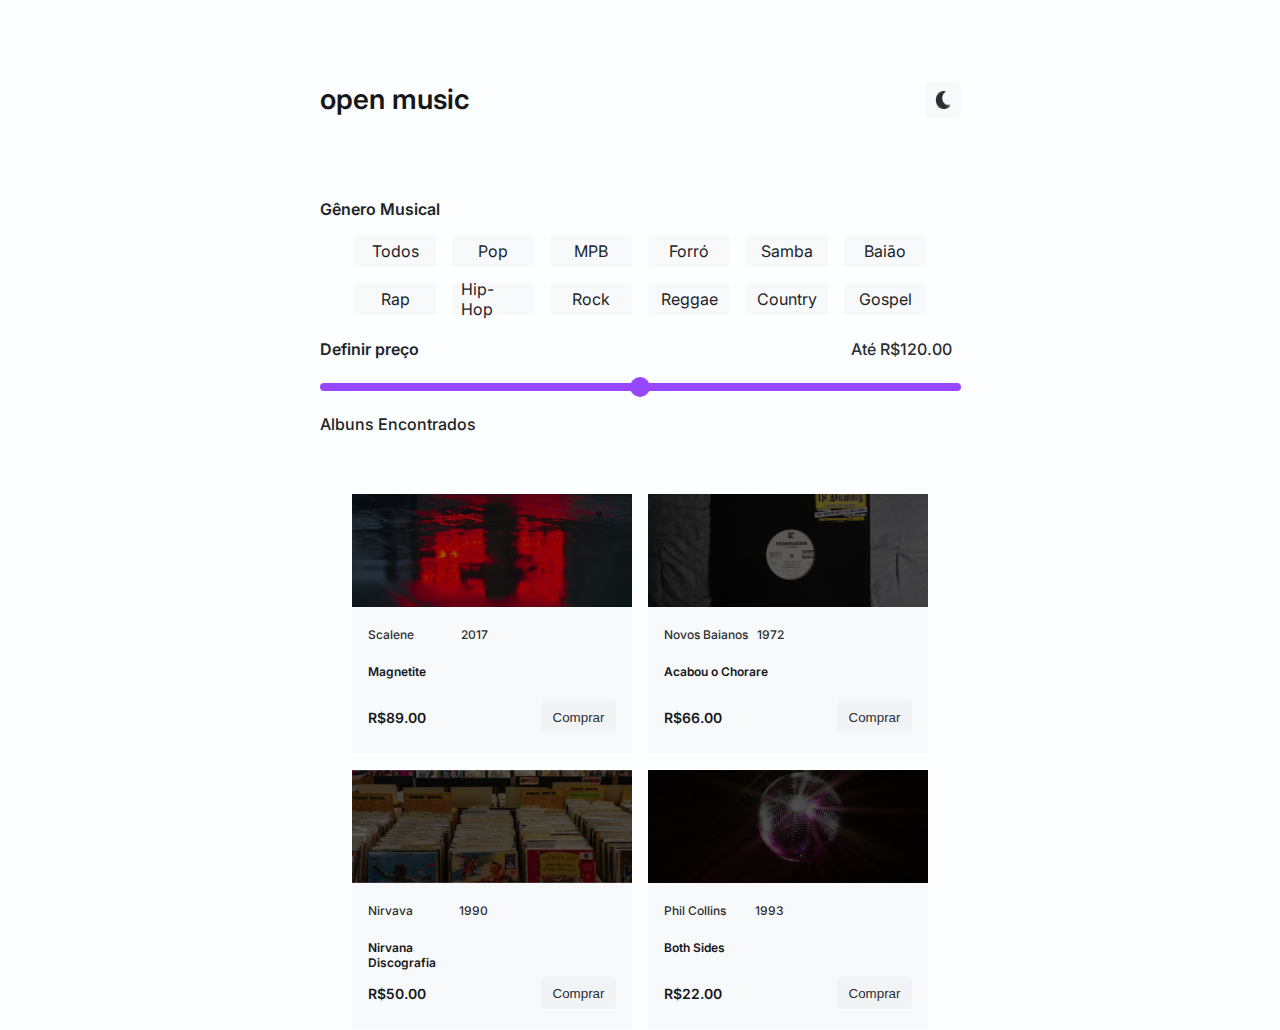
<file: index.html>
<!DOCTYPE html>
<html lang="pt-br">

<head>
  <meta charset="UTF-8" />
  <meta http-equiv="X-UA-Compatible" content="IE=edge" />
  <meta name="viewport" content="width=device-width, initial-scale=1.0" />
  <link rel="stylesheet" href="./styles/globalStyles.css" />
  <link rel="stylesheet" href="./styles/positioning.css">
  <link rel="stylesheet" href="./pages/home/index.css" />
  <title>Open Music</title>
</head>

<body>
  <header>
    <nav>
      <h1 class="open-music">open music</h1><button id="dark-mode"><img id="dm-icon" src="./assets/img/moon.png" alt=""></button>
    </nav>
  </header>
  <main>
    <section class="choice">
      <p class="text-gender">Gênero Musical</p>
      <ul class="filter-list">
        <li class="filter">Todos</li>
        <li class="filter">Pop</li>
        <li class="filter">MPB</li>
        <li class="filter">Forró</li>
        <li class="filter">Samba</li>
        <li class="filter">Baião</li>
        <li class="filter">Rap</li>
        <li class="filter">Hip-Hop</li>
        <li class="filter">Rock</li>
        <li class="filter">Reggae</li>
        <li class="filter">Country</li>
        <li class="filter">Gospel</li>
      </ul>
    </section>
    <section class="price gap1">
      <p class="flex between"><span class="define">Definir preço</span><span class="counter">Até R$<span id="contador">120</span>.00</span></p>
      <input class='slider' type="range" max="240">
    </section>
    <section class="vitrine">
      <p class="title-albuns">Albuns Encontrados</p>
      <ul class="list-music">
        <!-- <li class="music-card">
          <figure>
            <img src="../../assets/img/1.jpg" alt="">
          </figure>
          <div class="info">
            <p><span>Banda</span><span>Ano</span></p>
            <p>Título</p>
            <p><span>Preço</span><span><button>Comprar</button></span></p>
          </div>
        </li> -->
      </ul>

    </section>

  </main>
  <script src="./pages/home/productsData.js"></script>
  <script src="./scripts/theme.js"></script>
  <script src="./scripts/filter.js"></script>
  <script src="./pages/home/index.js"></script>
</body>

</html>
</file>
<file: styles/globalStyles.css>
@import url("https://fonts.googleapis.com/css2?family=Inter:wght@400;500;600;700&family=Nunito:wght@600&display=swap");

* {
  margin: 0;
  padding: 0;
  box-sizing: border-box;
  list-style: none;
  text-decoration: none;
}

:root {
  --color-brand-1: #9747ff;
  --color-grey-0: #15171a;
  --color-grey-1: #212529;
  --color-grey-2: #2b2f33;
  --color-grey-3: #868e96;
  --color-grey-4: #f8f9fa;
  --color-grey-5: #2b2f33;
  --color-grey-6: #f1f3f5;
  --color-grey-7: #212529;
  --color-grey-8: #f8f9fa;
  --color-grey-9: #fdfeff;

  --color-disable-fixed: #212529;
  --color-actived-fixed: #2b2f33;
  --color-white-fixed: #ffffff;

  --font-1: 1.75rem;
  --font-2: 1rem;
  --font-3: 0.875rem;

  --radius-1: 0.25rem;
  --container: 45rem;
}

.dark-mode:root {
  --color-brand-1: #9747ff;
  --color-grey-0: #f8f9fa;
  --color-grey-1: #adb5bd;
  --color-grey-2: #868e96;
  --color-grey-3: #868e96;
  --color-grey-4: #fdfeff;
  --color-grey-5: #ced4da;
  --color-grey-6: #2b2f33;
  --color-grey-7: #212529;
  --color-grey-8: #212529;
  --color-grey-9: #2b2f33;

  --color-disable-fixed: #212529;
  --color-actived-fixed: #2b2f33;
  --color-white-fixed: #ffffff;

}

body {
  font-family: "Inter", sans-serif;
  font-style: normal;
  -webkit-font-smoothing: antialiased;
  background-color: var(--color-grey-9);
  width: 641px;
  margin: 0 auto;
}

.container {
  width: var(--container);
  max-width: 100%;
  padding: 0 1rem;
  margin: 0 auto;
}
</file>
<file: styles/positioning.css>
.flex{
    display: flex;
}

.between{
    justify-content: space-between;
}
.gap1{
    gap: 1.5rem;
}
</file>
<file: pages/home/index.css>
/* Desenvolva sua estilização aqui ... */
header {
    height: 200px;
    width: 100%;
    display: flex;
    align-items: center;
}

header nav {
    display: flex;
    justify-content: space-between;
    width: 100%;
}

.open-music {
    width: 157px;
    height: 34px;



    font-style: normal;
    font-weight: 600;
    font-size: 28px;
    line-height: 34px;

    color: var(--color-grey-0);
}

.choice {
    height: 96px;
    width: 641px;
    height: 100%;
    border-radius: 0px;
    width: 100%;
    gap: 1rem;
    display: flex;
    flex-direction: column;
}

.price {
    width: 641px;

    Height: 100px;
    display: flex;
    flex-direction: column;
    justify-content: center;
}



.filter-list {
    display: flex;
    align-items: center;
    flex-wrap: wrap;
    gap: 1rem;
    justify-content: center;
}

.filter {
    height: 32px;
    width: 82px;
    border-radius: 4px;
    padding: 0px 8px 0px 8px;
    border: 1px solid var(--color-grey-8);
    display: flex;
    align-items: center;
    justify-content: center;
    background-color: var(--color-grey-8);
    color: var(--color-grey-1);

}

.filter:hover {
    background-color: var(--color-grey-7);
    border-radius: 4px;
    color: var(--color-grey-4);
    border: 1px solid var(--color-grey-0);

}

.music-card {
    width: 280px;
    height: 260px;
}

.music-card figure {
    height: 113px;
    width: 100%;
}

.music-card figure img {
    height: 100%;
    width: 100%;
}

.info {

    height: 146px;
    display: flex;
    flex-direction: column;
    padding: 20px 16px;
    gap: 10px;
    width: 100%;
    height: 146px;
    background: #F8F9FA;
    justify-content: space-between;
}

.list-music {
    display: flex;
    flex-wrap: wrap;
    gap: 1rem;
    justify-content: center;
}

.pInfo {
    display: flex;
    justify-content: space-between;
    width: 120px;
    height: 15px;


    font-style: normal;
    font-weight: 500;
    font-size: 12px;
    line-height: 15px;

    color: var(--color-grey-2);

}

.pPreco {
    display: flex;
    justify-content: space-between;
    align-items: center;
}



input::-webkit-slider-thumb {
    appearance: none;

}

.slider {
    -webkit-appearance: none;
    background: var(--color-brand-1);
    outline: none;
    width: 100%;
    height: 8px;
    border-radius: 9px;

}

.slider::-webkit-slider-thumb {
    -webkit-appearance: none;
    width: 20px;
    height: 20px;
    border-radius: 50%;
    background-color: var(--color-brand-1);
    cursor: pointer;
}

.slider::-moz-range-thumb {
    width: 25px;
    height: 25px;
    border-radius: 50%;
    background-color: #dc00e0;
    cursor: pointer;
}

#dm-icon {
    width: 16px;
    height: 18px;


}

#dark-mode {
    display: flex;
    align-items: center;
    justify-content: center;
    width: 36px;
    height: 36px;
    border-radius: 5px;
    border-color: transparent;
    background-color: var(--color-grey-8);
}

.text-gender {
    border-bottom: 1.5rem;
    width: 121px;
    height: 19px;
    left: 409px;
    top: 176px;


    font-style: normal;
    font-weight: 600;
    font-size: 16px;
    line-height: 19px;



    color: var(--color-grey-1);

}

.define {
    width: 100px;
    height: 19px;
    font-style: normal;
    font-weight: 600;
    font-size: 16px;
    line-height: 19px;
    color: var(--color-grey-1);
}

.span-price {
    width: 86px;
    height: 19px;

    font-style: normal;
    font-weight: 500;
    font-size: 16px;
    line-height: 19px;


    color: var(--color-grey-2);

}

.title-albuns {
    width: 200px;
    height: 19px;
    font-style: normal;
    font-weight: 500;
    font-size: 16px;
    line-height: 19px;
    color: var(--color-grey-1);

}

.vitrine {
    display: flex;
    flex-direction: column;
    gap: 60px;
}

.p-title {
    width: 115px;
    height: 15px;


    font-style: normal;
    font-weight: 600;
    font-size: 12px;
    line-height: 15px;


    color: var(--color-grey-0);

}

.tag-price {
    width: 61px;
    height: 17px;
    font-style: normal;
    font-weight: 600;
    font-size: 14px;
    line-height: 17px;
    color: var(--color-grey-0);

}

.buy-button {
    display: flex;
    flex-direction: row;
    justify-content: center;
    align-items: center;
    padding: 0px 8px;
    gap: 10px;

    width: 75px;
    height: 32px;


    color: var(--color-grey-5);
    background: var(--color-grey-6);


    border: 1px solid var(--color-grey-6);
    border-radius: 4px;

}

.counter {
    width: 110px;
    height: 19px;
    font-style: normal;
    font-weight: 500;
    font-size: 16px;
    line-height: 19px;


    color: var(--color-grey-2);

}
.info{
    background-color: var(--color-grey-8);
}
</file>
